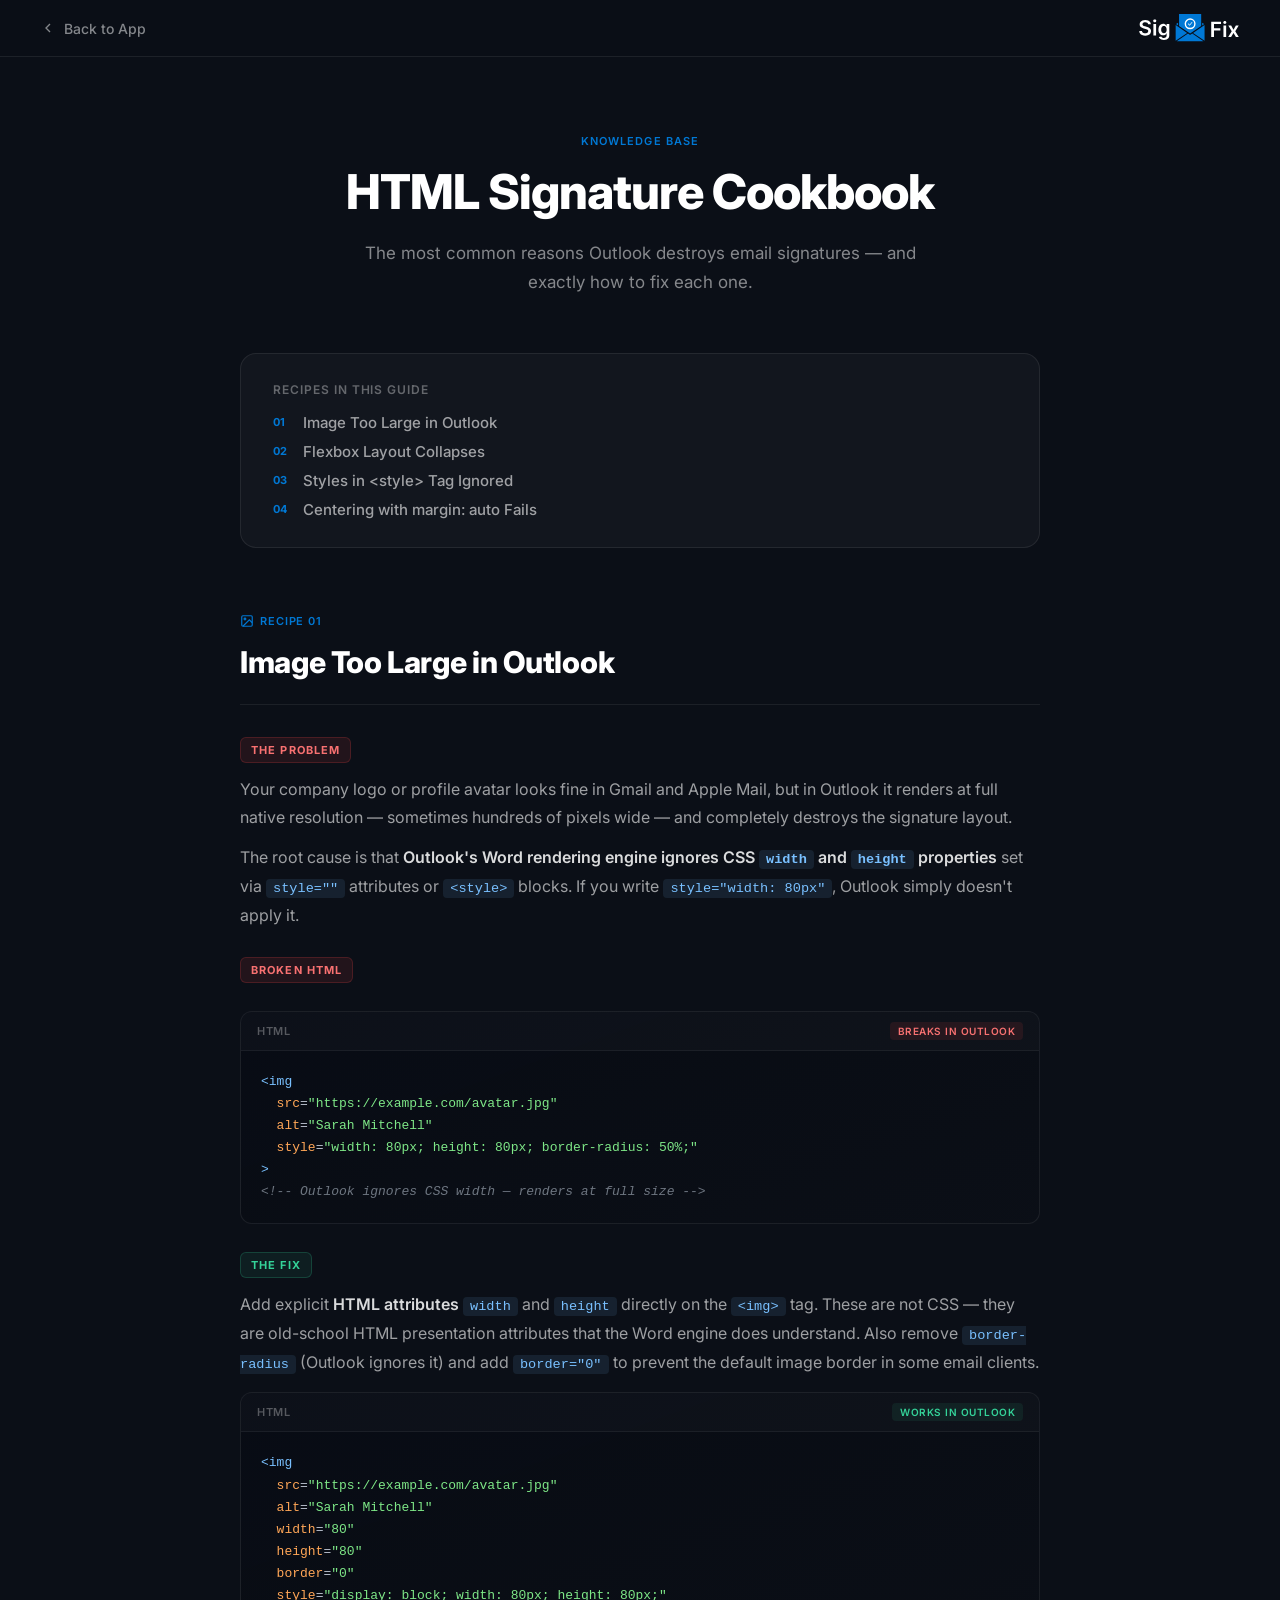
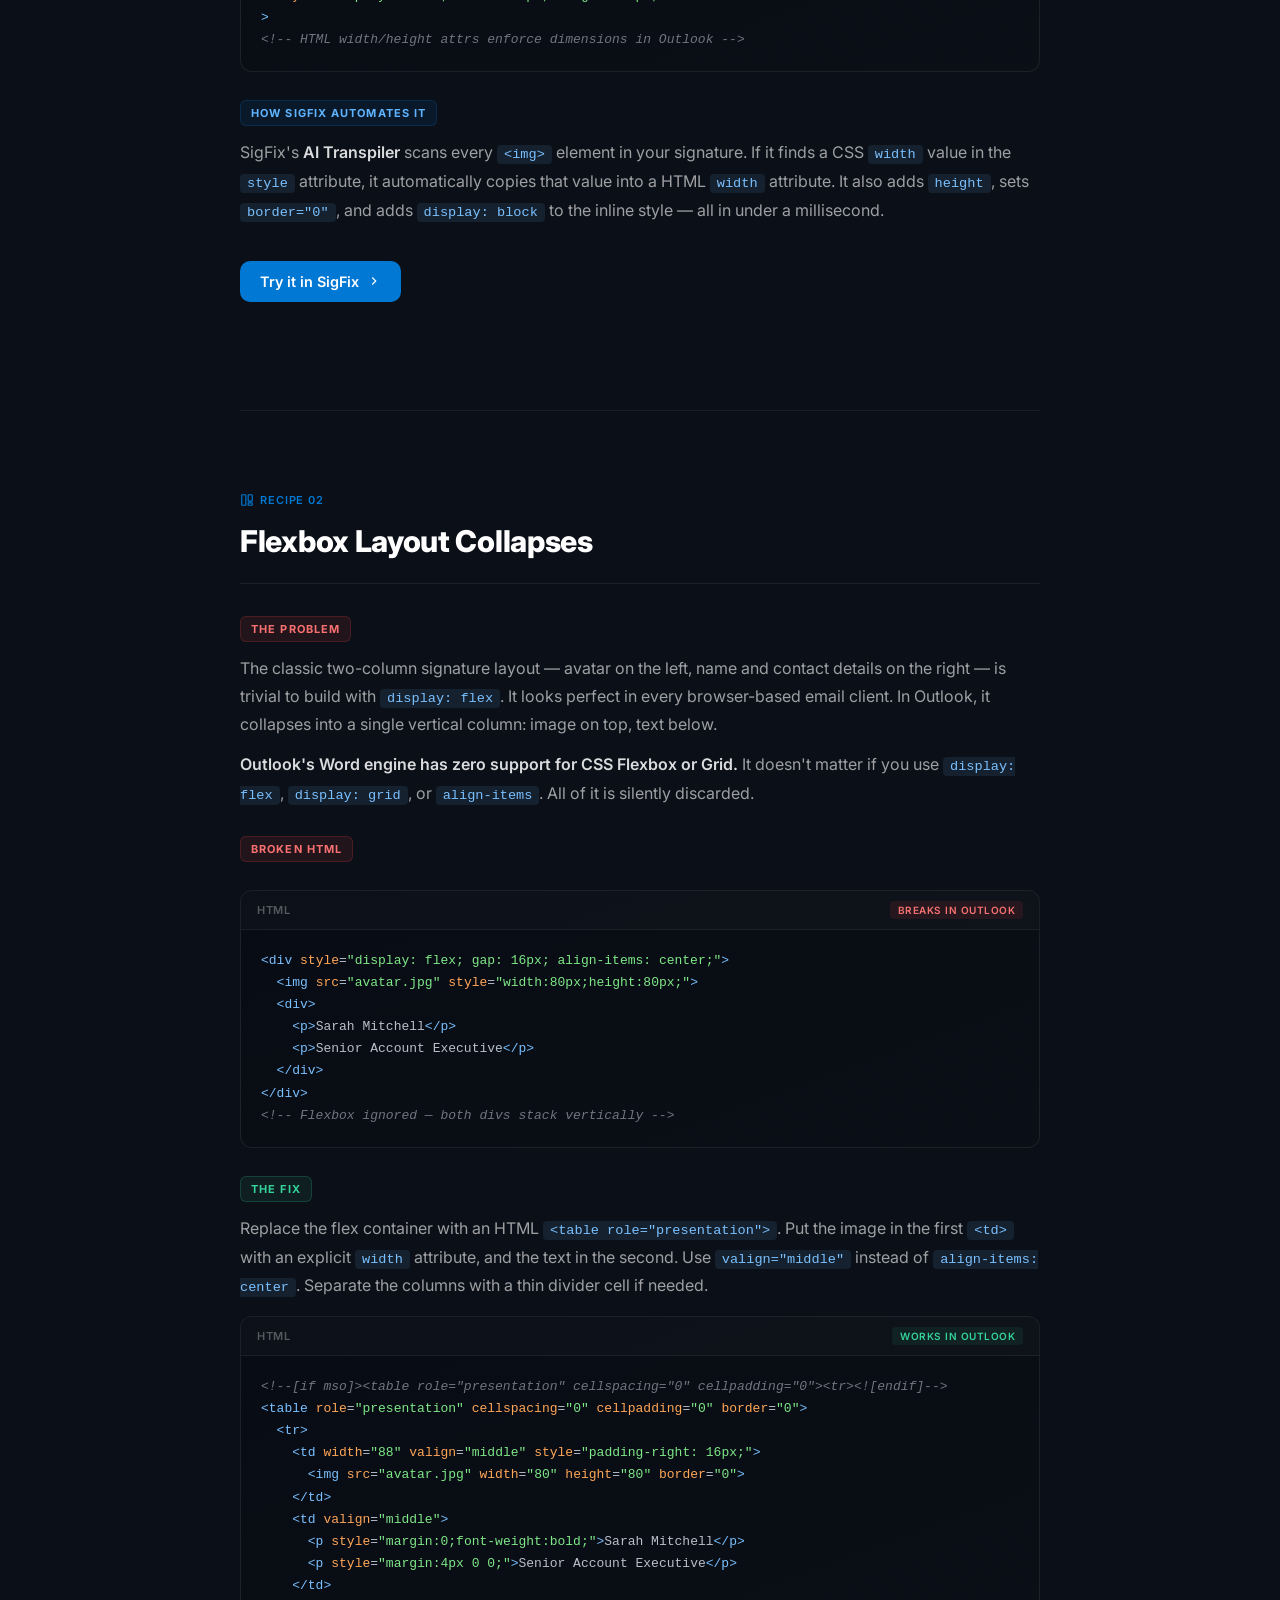
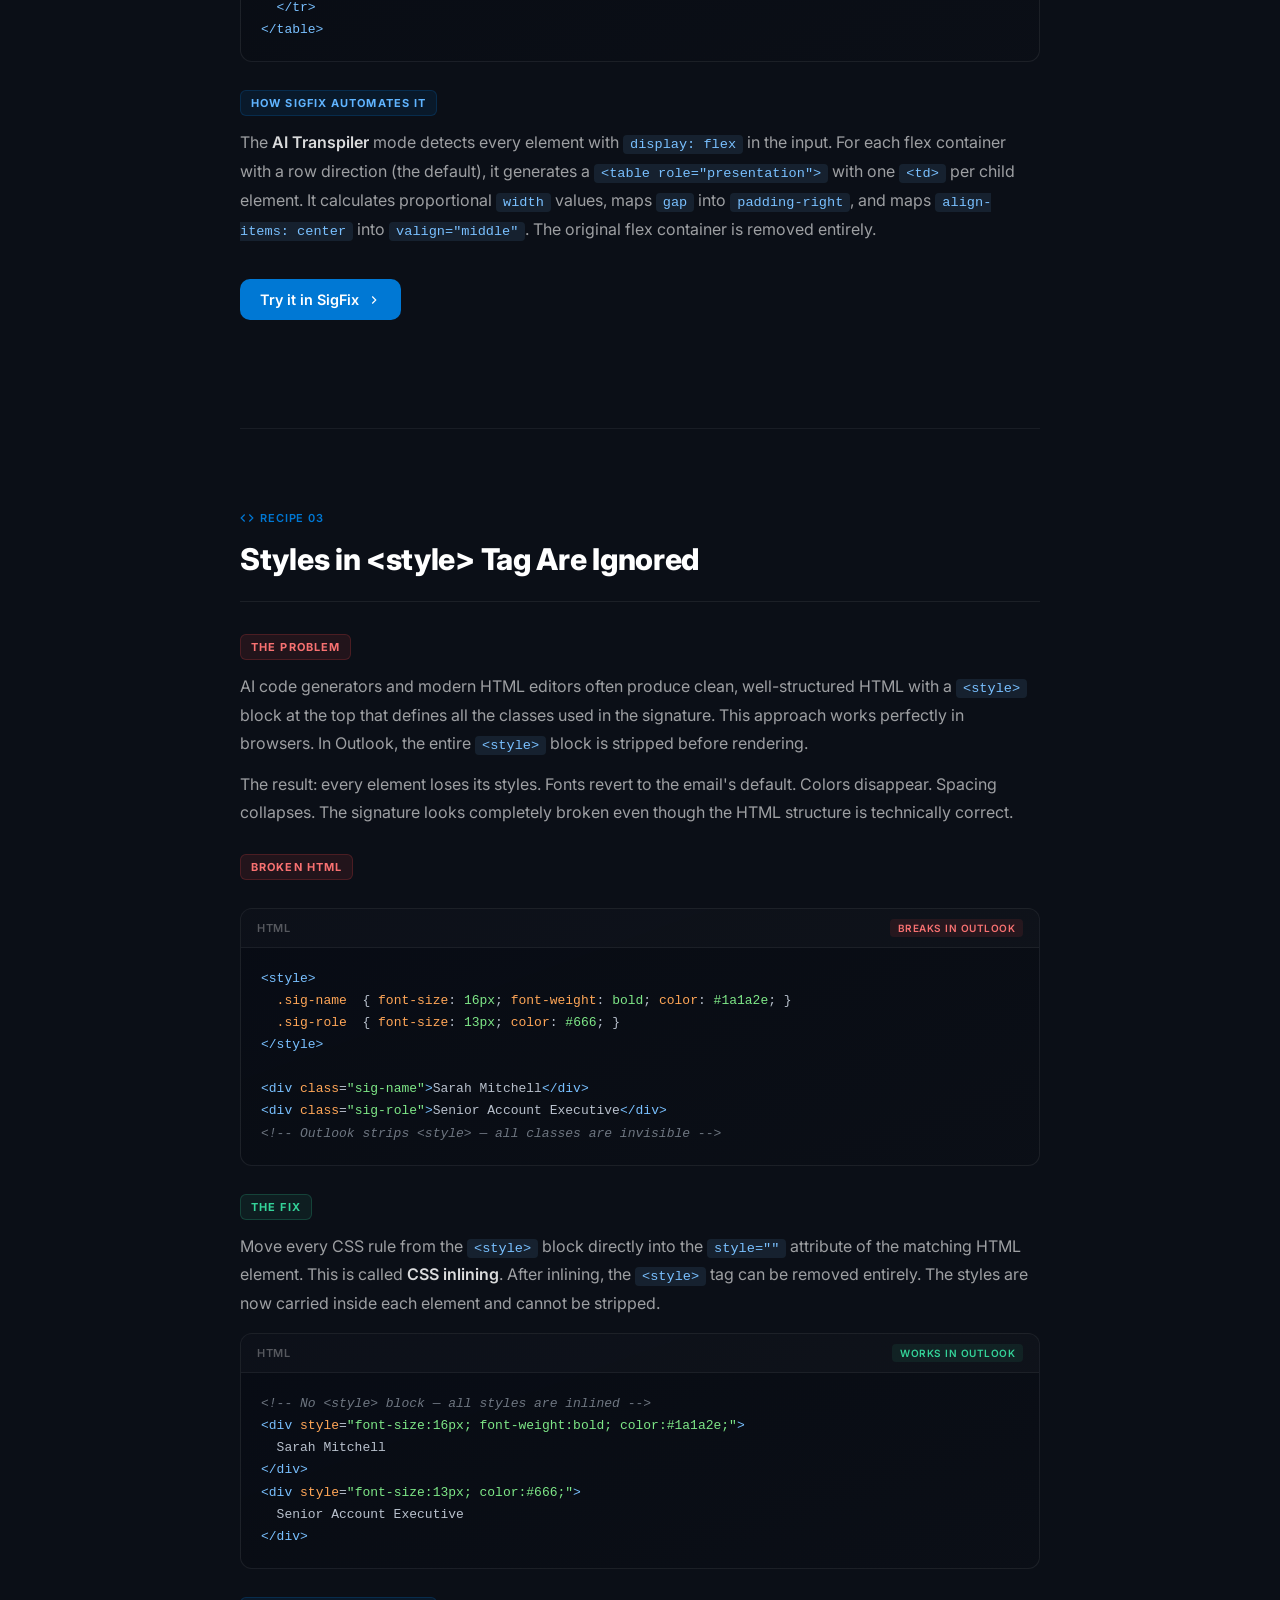
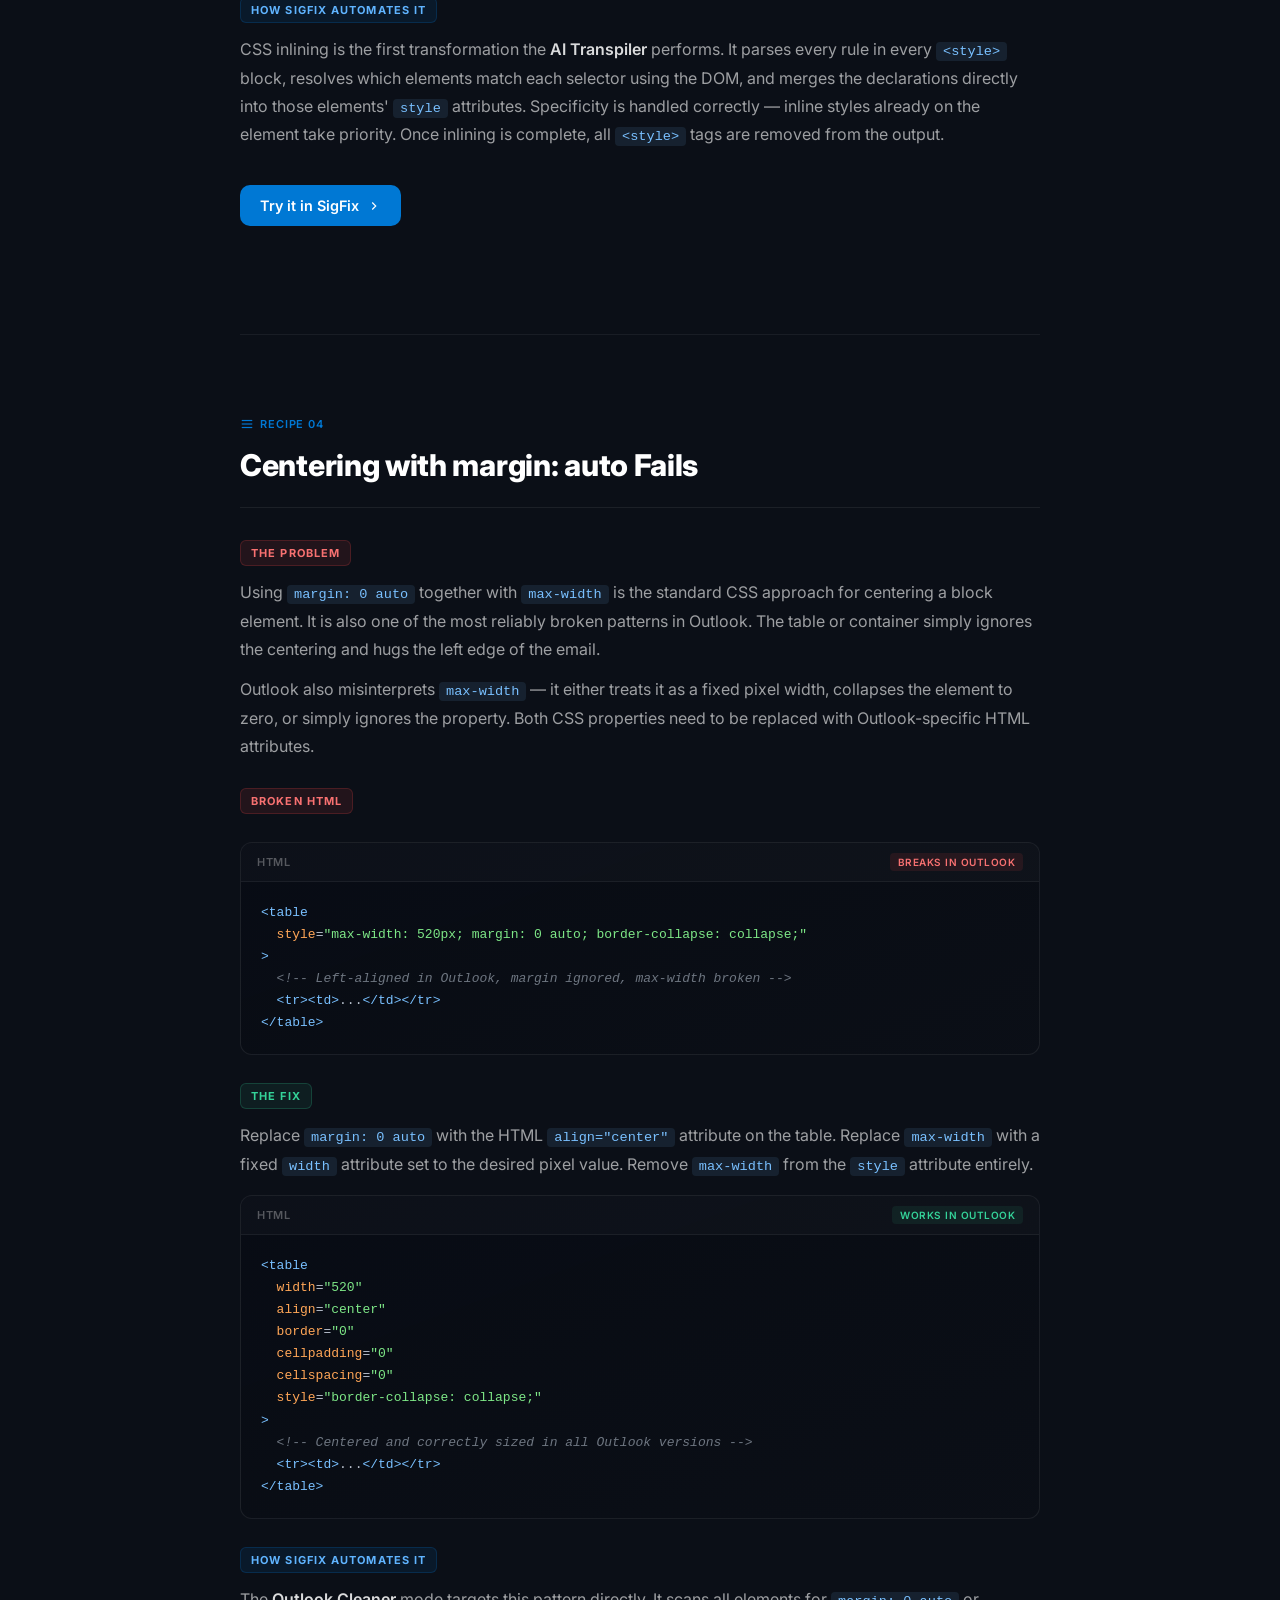
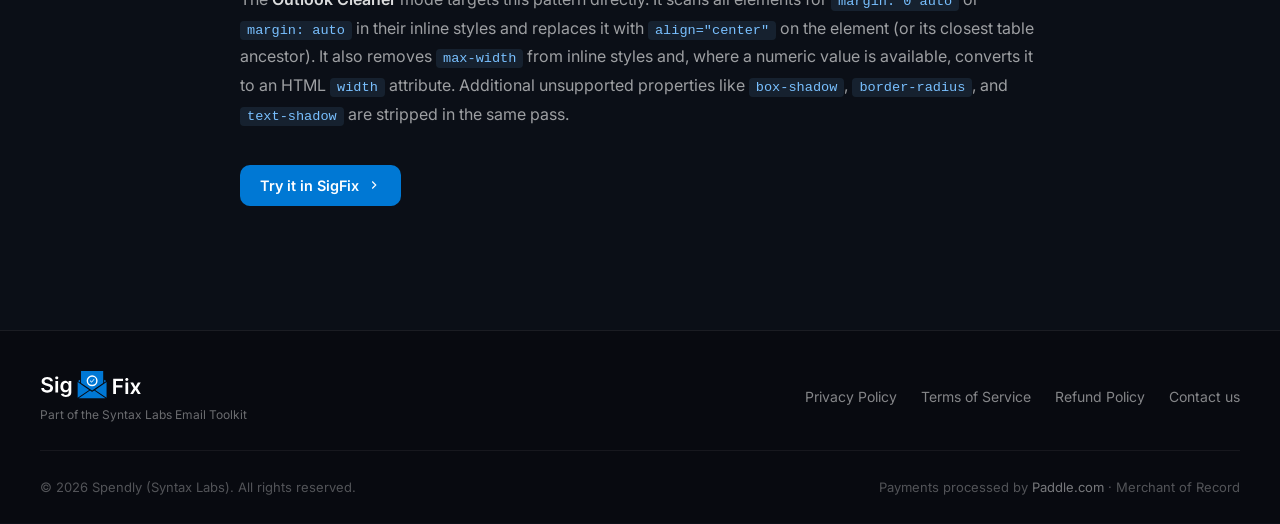
<file: cookbook.html>
<!DOCTYPE html>
<html lang="en">
<head>
    <meta charset="UTF-8">
    <meta name="viewport" content="width=device-width, initial-scale=1.0">
    <title>Outlook HTML Signature Cookbook — SigFix Guides</title>
    <meta name="description" content="Step-by-step guides to fix Outlook signature bugs: oversized images, broken Flexbox, ignored CSS styles, and centering issues. Free recipes from SigFix.">
    <link rel="canonical" href="https://sigfix.syntaxlabs.io/cookbook">
    <link rel="icon" href="/favicon.svg" type="image/svg+xml">
    <meta property="og:type" content="website">
    <meta property="og:site_name" content="SigFix">
    <meta property="og:title" content="Outlook HTML Signature Cookbook — SigFix Guides">
    <meta property="og:description" content="Step-by-step guides to fix Outlook signature bugs: oversized images, broken Flexbox, ignored CSS styles, and centering issues. Free recipes from SigFix.">
    <meta property="og:image" content="https://sigfix.syntaxlabs.io/open-graph.png">
    <meta property="og:url" content="https://sigfix.syntaxlabs.io/cookbook">
    <meta name="twitter:card" content="summary_large_image">
    <meta name="twitter:title" content="Outlook HTML Signature Cookbook — SigFix Guides">
    <meta name="twitter:description" content="Step-by-step guides to fix Outlook signature bugs: oversized images, broken Flexbox, ignored CSS styles, and centering issues. Free recipes from SigFix.">
    <meta name="twitter:image" content="https://sigfix.syntaxlabs.io/open-graph.png">

    <link rel="preconnect" href="https://fonts.googleapis.com">
    <link rel="preconnect" href="https://fonts.gstatic.com" crossorigin>
    <link href="https://fonts.googleapis.com/css2?family=Inter:wght@300;400;500;600;700&display=swap" rel="stylesheet">

    <link rel="stylesheet" href="styles.css">
    <style>
        /* ── Cookbook page-specific styles ───────────────────── */
        html { scroll-behavior: smooth; }

        body {
            font-family: 'Inter', sans-serif;
            background: #0B0F17;
            color: rgba(255,255,255,0.85);
            margin: 0;
            padding: 0;
        }

        .ck-header {
            width: 100%;
            border-bottom: 1px solid rgba(255,255,255,0.08);
            background: rgba(11,15,23,0.9);
            backdrop-filter: blur(16px);
            -webkit-backdrop-filter: blur(16px);
            position: sticky;
            top: 0;
            z-index: 100;
        }

        .ck-header__inner {
            max-width: 1200px;
            margin: 0 auto;
            padding: 14px 24px;
            display: flex;
            align-items: center;
            justify-content: space-between;
            gap: 16px;
        }

        .ck-back {
            display: inline-flex;
            align-items: center;
            gap: 8px;
            font-size: 14px;
            font-weight: 500;
            color: rgba(255,255,255,0.5);
            text-decoration: none;
            transition: color 0.2s ease;
        }

        .ck-back:hover { color: #ffffff; }

        .ck-brand {
            display: inline-flex;
            align-items: center;
            text-decoration: none;
            transition: opacity 0.2s ease;
        }

        .ck-brand:hover { opacity: 0.9; }

        .ck-brand__logo {
            display: block;
            height: 28px;
            width: auto;
        }

        /* ── Hero ─────────────────────────────────────────────── */
        .ck-hero {
            max-width: 800px;
            margin: 0 auto;
            padding: 72px 24px 56px;
            text-align: center;
        }

        .ck-hero__eyebrow {
            display: inline-block;
            font-size: 11px;
            font-weight: 600;
            letter-spacing: 0.1em;
            text-transform: uppercase;
            color: #0078D4;
            margin-bottom: 16px;
        }

        .ck-hero__title {
            font-size: clamp(2rem, 5vw, 3rem);
            font-weight: 800;
            color: #ffffff;
            line-height: 1.15;
            margin: 0 0 20px;
            letter-spacing: -0.02em;
        }

        .ck-hero__subtitle {
            font-size: 1.0625rem;
            color: rgba(255,255,255,0.5);
            line-height: 1.7;
            margin: 0;
            max-width: 560px;
            margin-left: auto;
            margin-right: auto;
        }

        /* ── TOC nav ──────────────────────────────────────────── */
        .ck-toc {
            max-width: 800px;
            margin: 0 auto 64px;
            padding: 0 24px;
        }

        .ck-toc__inner {
            background: rgba(255,255,255,0.03);
            border: 1px solid rgba(255,255,255,0.08);
            border-radius: 16px;
            padding: 28px 32px;
        }

        .ck-toc__title {
            font-size: 12px;
            font-weight: 600;
            letter-spacing: 0.08em;
            text-transform: uppercase;
            color: rgba(255,255,255,0.35);
            margin: 0 0 16px;
        }

        .ck-toc__list {
            list-style: none;
            padding: 0;
            margin: 0;
            display: flex;
            flex-direction: column;
            gap: 10px;
        }

        .ck-toc__list a {
            display: flex;
            align-items: center;
            gap: 10px;
            font-size: 0.9375rem;
            font-weight: 500;
            color: rgba(255,255,255,0.6);
            text-decoration: none;
            transition: color 0.2s ease;
        }

        .ck-toc__list a:hover { color: #60b4ff; }

        .ck-toc__num {
            font-size: 11px;
            font-weight: 700;
            color: #0078D4;
            width: 20px;
            flex-shrink: 0;
        }

        /* ── Recipes ──────────────────────────────────────────── */
        .ck-recipes {
            max-width: 800px;
            margin: 0 auto;
            padding: 0 24px 96px;
            display: flex;
            flex-direction: column;
            gap: 80px;
        }

        .ck-recipe {
            scroll-margin-top: 96px;
        }

        .ck-recipe__tag {
            display: inline-flex;
            align-items: center;
            gap: 6px;
            font-size: 11px;
            font-weight: 600;
            letter-spacing: 0.08em;
            text-transform: uppercase;
            color: #0078D4;
            margin-bottom: 16px;
        }

        .ck-recipe__title {
            font-size: clamp(1.4rem, 3vw, 1.875rem);
            font-weight: 800;
            color: #ffffff;
            line-height: 1.2;
            margin: 0 0 32px;
            letter-spacing: -0.01em;
            border-bottom: 1px solid rgba(255,255,255,0.07);
            padding-bottom: 24px;
        }

        .ck-block {
            margin-bottom: 28px;
        }

        .ck-block__label {
            font-size: 11px;
            font-weight: 700;
            letter-spacing: 0.1em;
            text-transform: uppercase;
            margin-bottom: 12px;
            padding: 5px 10px;
            border-radius: 6px;
            display: inline-block;
        }

        .ck-block__label--problem {
            color: #f87171;
            background: rgba(239,68,68,0.1);
            border: 1px solid rgba(239,68,68,0.2);
        }

        .ck-block__label--fix {
            color: #34d399;
            background: rgba(52,211,153,0.08);
            border: 1px solid rgba(52,211,153,0.2);
        }

        .ck-block__label--how {
            color: #60b4ff;
            background: rgba(0,120,212,0.1);
            border: 1px solid rgba(0,120,212,0.2);
        }

        .ck-block p {
            font-size: 1rem;
            color: rgba(255,255,255,0.6);
            line-height: 1.75;
            margin: 0 0 12px;
        }

        .ck-block p:last-child { margin-bottom: 0; }

        .ck-block strong {
            color: rgba(255,255,255,0.85);
            font-weight: 600;
        }

        .ck-block code,
        .ck-block p code {
            font-family: 'SF Mono', 'Fira Code', monospace;
            font-size: 0.85em;
            color: #79c0ff;
            background: rgba(121,192,255,0.1);
            padding: 2px 7px;
            border-radius: 4px;
        }

        /* Code blocks */
        .ck-code {
            background: linear-gradient(160deg, rgba(8,12,20,0.95), rgba(11,15,23,0.98));
            border: 1px solid rgba(255,255,255,0.08);
            border-radius: 12px;
            overflow: hidden;
            margin: 16px 0 0;
        }

        .ck-code__bar {
            display: flex;
            align-items: center;
            justify-content: space-between;
            padding: 10px 16px;
            border-bottom: 1px solid rgba(255,255,255,0.06);
            background: rgba(255,255,255,0.02);
        }

        .ck-code__lang {
            font-size: 11px;
            font-weight: 600;
            letter-spacing: 0.05em;
            color: rgba(255,255,255,0.3);
            text-transform: uppercase;
        }

        .ck-code__badge {
            font-size: 10px;
            font-weight: 600;
            letter-spacing: 0.05em;
            text-transform: uppercase;
            padding: 3px 8px;
            border-radius: 4px;
        }

        .ck-code__badge--bad {
            color: #f87171;
            background: rgba(239,68,68,0.1);
        }

        .ck-code__badge--good {
            color: #34d399;
            background: rgba(52,211,153,0.08);
        }

        .ck-code pre {
            margin: 0;
            padding: 20px 20px;
            font-family: 'SF Mono', 'Fira Code', monospace;
            font-size: 13px;
            line-height: 1.7;
            color: #b8c0cc;
            overflow-x: auto;
            white-space: pre;
        }

        .ck-code .t-tag   { color: #79c0ff; font-weight: 500; }
        .ck-code .t-attr  { color: #ffa657; }
        .ck-code .t-val   { color: #7ee787; }
        .ck-code .t-cmt   { color: #6e7681; font-style: italic; }
        .ck-code .t-prop  { color: #ffa657; }
        .ck-code .t-num   { color: #79c0ff; }

        /* Divider */
        .ck-divider {
            border: none;
            border-top: 1px solid rgba(255,255,255,0.06);
            margin: 0;
        }

        /* CTA inside recipe */
        .ck-recipe__cta {
            display: inline-flex;
            align-items: center;
            gap: 8px;
            margin-top: 24px;
            padding: 12px 20px;
            background: #0078D4;
            color: #ffffff;
            font-size: 0.9rem;
            font-weight: 600;
            border-radius: 10px;
            text-decoration: none;
            transition: background 0.2s ease, transform 0.15s ease;
        }

        .ck-recipe__cta:hover {
            background: #106EBE;
            transform: translateY(-1px);
        }

        /* ── Footer ───────────────────────────────────────────── */
    </style>
</head>
<body>

    <!-- Header -->
    <header class="ck-header">
        <div class="ck-header__inner">
            <a href="/" class="ck-back">
                <svg width="16" height="16" viewBox="0 0 24 24" fill="none" stroke="currentColor" stroke-width="2"><polyline points="15 18 9 12 15 6"/></svg>
                Back to App
            </a>
            <a href="/" class="ck-brand" aria-label="SigFix home">
                <img src="/logo/logo.svg" alt="SigFix" class="ck-brand__logo" width="167" height="46">
            </a>
        </div>
    </header>

    <!-- Hero -->
    <div class="ck-hero">
        <span class="ck-hero__eyebrow">Knowledge Base</span>
        <h1 class="ck-hero__title">HTML Signature Cookbook</h1>
        <p class="ck-hero__subtitle">The most common reasons Outlook destroys email signatures — and exactly how to fix each one.</p>
    </div>

    <!-- Table of Contents -->
    <div class="ck-toc">
        <div class="ck-toc__inner">
            <p class="ck-toc__title">Recipes in this guide</p>
            <ol class="ck-toc__list">
                <li>
                    <a href="#recipe-image">
                        <span class="ck-toc__num">01</span>
                        Image Too Large in Outlook
                    </a>
                </li>
                <li>
                    <a href="#recipe-flexbox">
                        <span class="ck-toc__num">02</span>
                        Flexbox Layout Collapses
                    </a>
                </li>
                <li>
                    <a href="#recipe-style-block">
                        <span class="ck-toc__num">03</span>
                        Styles in &lt;style&gt; Tag Ignored
                    </a>
                </li>
                <li>
                    <a href="#recipe-margin-center">
                        <span class="ck-toc__num">04</span>
                        Centering with margin: auto Fails
                    </a>
                </li>
            </ol>
        </div>
    </div>

    <!-- Recipes -->
    <div class="ck-recipes">

        <!-- ── Recipe 1: Image size ────────────────────────── -->
        <article class="ck-recipe" id="recipe-image">
            <div class="ck-recipe__tag">
                <svg width="14" height="14" viewBox="0 0 24 24" fill="none" stroke="currentColor" stroke-width="2"><rect x="3" y="3" width="18" height="18" rx="2"/><circle cx="8.5" cy="8.5" r="1.5"/><polyline points="21 15 16 10 5 21"/></svg>
                Recipe 01
            </div>
            <h2 class="ck-recipe__title">Image Too Large in Outlook</h2>

            <div class="ck-block">
                <span class="ck-block__label ck-block__label--problem">The Problem</span>
                <p>Your company logo or profile avatar looks fine in Gmail and Apple Mail, but in Outlook it renders at full native resolution — sometimes hundreds of pixels wide — and completely destroys the signature layout.</p>
                <p>The root cause is that <strong>Outlook's Word rendering engine ignores CSS <code>width</code> and <code>height</code> properties</strong> set via <code>style=""</code> attributes or <code>&lt;style&gt;</code> blocks. If you write <code>style="width: 80px"</code>, Outlook simply doesn't apply it.</p>
            </div>

            <div class="ck-block">
                <span class="ck-block__label ck-block__label--problem">Broken HTML</span>
                <div class="ck-code">
                    <div class="ck-code__bar">
                        <span class="ck-code__lang">HTML</span>
                        <span class="ck-code__badge ck-code__badge--bad">Breaks in Outlook</span>
                    </div>
                    <pre><span class="t-tag">&lt;img</span>
  <span class="t-attr">src</span>=<span class="t-val">"https://example.com/avatar.jpg"</span>
  <span class="t-attr">alt</span>=<span class="t-val">"Sarah Mitchell"</span>
  <span class="t-attr">style</span>=<span class="t-val">"width: 80px; height: 80px; border-radius: 50%;"</span>
<span class="t-tag">&gt;</span>
<span class="t-cmt">&lt;!-- Outlook ignores CSS width — renders at full size --&gt;</span></pre>
                </div>
            </div>

            <div class="ck-block">
                <span class="ck-block__label ck-block__label--fix">The Fix</span>
                <p>Add explicit <strong>HTML attributes</strong> <code>width</code> and <code>height</code> directly on the <code>&lt;img&gt;</code> tag. These are not CSS — they are old-school HTML presentation attributes that the Word engine does understand. Also remove <code>border-radius</code> (Outlook ignores it) and add <code>border="0"</code> to prevent the default image border in some email clients.</p>
                <div class="ck-code">
                    <div class="ck-code__bar">
                        <span class="ck-code__lang">HTML</span>
                        <span class="ck-code__badge ck-code__badge--good">Works in Outlook</span>
                    </div>
                    <pre><span class="t-tag">&lt;img</span>
  <span class="t-attr">src</span>=<span class="t-val">"https://example.com/avatar.jpg"</span>
  <span class="t-attr">alt</span>=<span class="t-val">"Sarah Mitchell"</span>
  <span class="t-attr">width</span>=<span class="t-val">"80"</span>
  <span class="t-attr">height</span>=<span class="t-val">"80"</span>
  <span class="t-attr">border</span>=<span class="t-val">"0"</span>
  <span class="t-attr">style</span>=<span class="t-val">"display: block; width: 80px; height: 80px;"</span>
<span class="t-tag">&gt;</span>
<span class="t-cmt">&lt;!-- HTML width/height attrs enforce dimensions in Outlook --&gt;</span></pre>
                </div>
            </div>

            <div class="ck-block">
                <span class="ck-block__label ck-block__label--how">How SigFix Automates It</span>
                <p>SigFix's <strong>AI Transpiler</strong> scans every <code>&lt;img&gt;</code> element in your signature. If it finds a CSS <code>width</code> value in the <code>style</code> attribute, it automatically copies that value into a HTML <code>width</code> attribute. It also adds <code>height</code>, sets <code>border="0"</code>, and adds <code>display: block</code> to the inline style — all in under a millisecond.</p>
                <a href="/" class="ck-recipe__cta">
                    Try it in SigFix
                    <svg width="14" height="14" viewBox="0 0 24 24" fill="none" stroke="currentColor" stroke-width="2"><polyline points="9 18 15 12 9 6"/></svg>
                </a>
            </div>
        </article>

        <hr class="ck-divider">

        <!-- ── Recipe 2: Flexbox ───────────────────────────── -->
        <article class="ck-recipe" id="recipe-flexbox">
            <div class="ck-recipe__tag">
                <svg width="14" height="14" viewBox="0 0 24 24" fill="none" stroke="currentColor" stroke-width="2"><rect x="3" y="3" width="7" height="18" rx="1"/><rect x="14" y="3" width="7" height="11" rx="1"/><rect x="14" y="17" width="7" height="4" rx="1"/></svg>
                Recipe 02
            </div>
            <h2 class="ck-recipe__title">Flexbox Layout Collapses</h2>

            <div class="ck-block">
                <span class="ck-block__label ck-block__label--problem">The Problem</span>
                <p>The classic two-column signature layout — avatar on the left, name and contact details on the right — is trivial to build with <code>display: flex</code>. It looks perfect in every browser-based email client. In Outlook, it collapses into a single vertical column: image on top, text below.</p>
                <p><strong>Outlook's Word engine has zero support for CSS Flexbox or Grid.</strong> It doesn't matter if you use <code>display: flex</code>, <code>display: grid</code>, or <code>align-items</code>. All of it is silently discarded.</p>
            </div>

            <div class="ck-block">
                <span class="ck-block__label ck-block__label--problem">Broken HTML</span>
                <div class="ck-code">
                    <div class="ck-code__bar">
                        <span class="ck-code__lang">HTML</span>
                        <span class="ck-code__badge ck-code__badge--bad">Breaks in Outlook</span>
                    </div>
                    <pre><span class="t-tag">&lt;div</span> <span class="t-attr">style</span>=<span class="t-val">"display: flex; gap: 16px; align-items: center;"</span><span class="t-tag">&gt;</span>
  <span class="t-tag">&lt;img</span> <span class="t-attr">src</span>=<span class="t-val">"avatar.jpg"</span> <span class="t-attr">style</span>=<span class="t-val">"width:80px;height:80px;"</span><span class="t-tag">&gt;</span>
  <span class="t-tag">&lt;div&gt;</span>
    <span class="t-tag">&lt;p&gt;</span>Sarah Mitchell<span class="t-tag">&lt;/p&gt;</span>
    <span class="t-tag">&lt;p&gt;</span>Senior Account Executive<span class="t-tag">&lt;/p&gt;</span>
  <span class="t-tag">&lt;/div&gt;</span>
<span class="t-tag">&lt;/div&gt;</span>
<span class="t-cmt">&lt;!-- Flexbox ignored — both divs stack vertically --&gt;</span></pre>
                </div>
            </div>

            <div class="ck-block">
                <span class="ck-block__label ck-block__label--fix">The Fix</span>
                <p>Replace the flex container with an HTML <code>&lt;table role="presentation"&gt;</code>. Put the image in the first <code>&lt;td&gt;</code> with an explicit <code>width</code> attribute, and the text in the second. Use <code>valign="middle"</code> instead of <code>align-items: center</code>. Separate the columns with a thin divider cell if needed.</p>
                <div class="ck-code">
                    <div class="ck-code__bar">
                        <span class="ck-code__lang">HTML</span>
                        <span class="ck-code__badge ck-code__badge--good">Works in Outlook</span>
                    </div>
                    <pre><span class="t-cmt">&lt;!--[if mso]&gt;&lt;table role="presentation" cellspacing="0" cellpadding="0"&gt;&lt;tr&gt;&lt;![endif]--&gt;</span>
<span class="t-tag">&lt;table</span> <span class="t-attr">role</span>=<span class="t-val">"presentation"</span> <span class="t-attr">cellspacing</span>=<span class="t-val">"0"</span> <span class="t-attr">cellpadding</span>=<span class="t-val">"0"</span> <span class="t-attr">border</span>=<span class="t-val">"0"</span><span class="t-tag">&gt;</span>
  <span class="t-tag">&lt;tr&gt;</span>
    <span class="t-tag">&lt;td</span> <span class="t-attr">width</span>=<span class="t-val">"88"</span> <span class="t-attr">valign</span>=<span class="t-val">"middle"</span> <span class="t-attr">style</span>=<span class="t-val">"padding-right: 16px;"</span><span class="t-tag">&gt;</span>
      <span class="t-tag">&lt;img</span> <span class="t-attr">src</span>=<span class="t-val">"avatar.jpg"</span> <span class="t-attr">width</span>=<span class="t-val">"80"</span> <span class="t-attr">height</span>=<span class="t-val">"80"</span> <span class="t-attr">border</span>=<span class="t-val">"0"</span><span class="t-tag">&gt;</span>
    <span class="t-tag">&lt;/td&gt;</span>
    <span class="t-tag">&lt;td</span> <span class="t-attr">valign</span>=<span class="t-val">"middle"</span><span class="t-tag">&gt;</span>
      <span class="t-tag">&lt;p</span> <span class="t-attr">style</span>=<span class="t-val">"margin:0;font-weight:bold;"</span><span class="t-tag">&gt;</span>Sarah Mitchell<span class="t-tag">&lt;/p&gt;</span>
      <span class="t-tag">&lt;p</span> <span class="t-attr">style</span>=<span class="t-val">"margin:4px 0 0;"</span><span class="t-tag">&gt;</span>Senior Account Executive<span class="t-tag">&lt;/p&gt;</span>
    <span class="t-tag">&lt;/td&gt;</span>
  <span class="t-tag">&lt;/tr&gt;</span>
<span class="t-tag">&lt;/table&gt;</span></pre>
                </div>
            </div>

            <div class="ck-block">
                <span class="ck-block__label ck-block__label--how">How SigFix Automates It</span>
                <p>The <strong>AI Transpiler</strong> mode detects every element with <code>display: flex</code> in the input. For each flex container with a row direction (the default), it generates a <code>&lt;table role="presentation"&gt;</code> with one <code>&lt;td&gt;</code> per child element. It calculates proportional <code>width</code> values, maps <code>gap</code> into <code>padding-right</code>, and maps <code>align-items: center</code> into <code>valign="middle"</code>. The original flex container is removed entirely.</p>
                <a href="/" class="ck-recipe__cta">
                    Try it in SigFix
                    <svg width="14" height="14" viewBox="0 0 24 24" fill="none" stroke="currentColor" stroke-width="2"><polyline points="9 18 15 12 9 6"/></svg>
                </a>
            </div>
        </article>

        <hr class="ck-divider">

        <!-- ── Recipe 3: Style block ───────────────────────── -->
        <article class="ck-recipe" id="recipe-style-block">
            <div class="ck-recipe__tag">
                <svg width="14" height="14" viewBox="0 0 24 24" fill="none" stroke="currentColor" stroke-width="2"><polyline points="16 18 22 12 16 6"/><polyline points="8 6 2 12 8 18"/></svg>
                Recipe 03
            </div>
            <h2 class="ck-recipe__title">Styles in &lt;style&gt; Tag Are Ignored</h2>

            <div class="ck-block">
                <span class="ck-block__label ck-block__label--problem">The Problem</span>
                <p>AI code generators and modern HTML editors often produce clean, well-structured HTML with a <code>&lt;style&gt;</code> block at the top that defines all the classes used in the signature. This approach works perfectly in browsers. In Outlook, the entire <code>&lt;style&gt;</code> block is stripped before rendering.</p>
                <p>The result: every element loses its styles. Fonts revert to the email's default. Colors disappear. Spacing collapses. The signature looks completely broken even though the HTML structure is technically correct.</p>
            </div>

            <div class="ck-block">
                <span class="ck-block__label ck-block__label--problem">Broken HTML</span>
                <div class="ck-code">
                    <div class="ck-code__bar">
                        <span class="ck-code__lang">HTML</span>
                        <span class="ck-code__badge ck-code__badge--bad">Breaks in Outlook</span>
                    </div>
                    <pre><span class="t-tag">&lt;style&gt;</span>
  <span class="t-prop">.sig-name</span>  { <span class="t-attr">font-size</span>: <span class="t-val">16px</span>; <span class="t-attr">font-weight</span>: <span class="t-val">bold</span>; <span class="t-attr">color</span>: <span class="t-val">#1a1a2e</span>; }
  <span class="t-prop">.sig-role</span>  { <span class="t-attr">font-size</span>: <span class="t-val">13px</span>; <span class="t-attr">color</span>: <span class="t-val">#666</span>; }
<span class="t-tag">&lt;/style&gt;</span>

<span class="t-tag">&lt;div</span> <span class="t-attr">class</span>=<span class="t-val">"sig-name"</span><span class="t-tag">&gt;</span>Sarah Mitchell<span class="t-tag">&lt;/div&gt;</span>
<span class="t-tag">&lt;div</span> <span class="t-attr">class</span>=<span class="t-val">"sig-role"</span><span class="t-tag">&gt;</span>Senior Account Executive<span class="t-tag">&lt;/div&gt;</span>
<span class="t-cmt">&lt;!-- Outlook strips &lt;style&gt; — all classes are invisible --&gt;</span></pre>
                </div>
            </div>

            <div class="ck-block">
                <span class="ck-block__label ck-block__label--fix">The Fix</span>
                <p>Move every CSS rule from the <code>&lt;style&gt;</code> block directly into the <code>style=""</code> attribute of the matching HTML element. This is called <strong>CSS inlining</strong>. After inlining, the <code>&lt;style&gt;</code> tag can be removed entirely. The styles are now carried inside each element and cannot be stripped.</p>
                <div class="ck-code">
                    <div class="ck-code__bar">
                        <span class="ck-code__lang">HTML</span>
                        <span class="ck-code__badge ck-code__badge--good">Works in Outlook</span>
                    </div>
                    <pre><span class="t-cmt">&lt;!-- No &lt;style&gt; block — all styles are inlined --&gt;</span>
<span class="t-tag">&lt;div</span> <span class="t-attr">style</span>=<span class="t-val">"font-size:16px; font-weight:bold; color:#1a1a2e;"</span><span class="t-tag">&gt;</span>
  Sarah Mitchell
<span class="t-tag">&lt;/div&gt;</span>
<span class="t-tag">&lt;div</span> <span class="t-attr">style</span>=<span class="t-val">"font-size:13px; color:#666;"</span><span class="t-tag">&gt;</span>
  Senior Account Executive
<span class="t-tag">&lt;/div&gt;</span></pre>
                </div>
            </div>

            <div class="ck-block">
                <span class="ck-block__label ck-block__label--how">How SigFix Automates It</span>
                <p>CSS inlining is the first transformation the <strong>AI Transpiler</strong> performs. It parses every rule in every <code>&lt;style&gt;</code> block, resolves which elements match each selector using the DOM, and merges the declarations directly into those elements' <code>style</code> attributes. Specificity is handled correctly — inline styles already on the element take priority. Once inlining is complete, all <code>&lt;style&gt;</code> tags are removed from the output.</p>
                <a href="/" class="ck-recipe__cta">
                    Try it in SigFix
                    <svg width="14" height="14" viewBox="0 0 24 24" fill="none" stroke="currentColor" stroke-width="2"><polyline points="9 18 15 12 9 6"/></svg>
                </a>
            </div>
        </article>

        <hr class="ck-divider">

        <!-- ── Recipe 4: Centering ─────────────────────────── -->
        <article class="ck-recipe" id="recipe-margin-center">
            <div class="ck-recipe__tag">
                <svg width="14" height="14" viewBox="0 0 24 24" fill="none" stroke="currentColor" stroke-width="2"><line x1="3" y1="12" x2="21" y2="12"/><line x1="3" y1="6" x2="21" y2="6"/><line x1="3" y1="18" x2="21" y2="18"/></svg>
                Recipe 04
            </div>
            <h2 class="ck-recipe__title">Centering with margin: auto Fails</h2>

            <div class="ck-block">
                <span class="ck-block__label ck-block__label--problem">The Problem</span>
                <p>Using <code>margin: 0 auto</code> together with <code>max-width</code> is the standard CSS approach for centering a block element. It is also one of the most reliably broken patterns in Outlook. The table or container simply ignores the centering and hugs the left edge of the email.</p>
                <p>Outlook also misinterprets <code>max-width</code> — it either treats it as a fixed pixel width, collapses the element to zero, or simply ignores the property. Both CSS properties need to be replaced with Outlook-specific HTML attributes.</p>
            </div>

            <div class="ck-block">
                <span class="ck-block__label ck-block__label--problem">Broken HTML</span>
                <div class="ck-code">
                    <div class="ck-code__bar">
                        <span class="ck-code__lang">HTML</span>
                        <span class="ck-code__badge ck-code__badge--bad">Breaks in Outlook</span>
                    </div>
                    <pre><span class="t-tag">&lt;table</span>
  <span class="t-attr">style</span>=<span class="t-val">"max-width: 520px; margin: 0 auto; border-collapse: collapse;"</span>
<span class="t-tag">&gt;</span>
  <span class="t-cmt">&lt;!-- Left-aligned in Outlook, margin ignored, max-width broken --&gt;</span>
  <span class="t-tag">&lt;tr&gt;</span><span class="t-tag">&lt;td&gt;</span>...<span class="t-tag">&lt;/td&gt;&lt;/tr&gt;</span>
<span class="t-tag">&lt;/table&gt;</span></pre>
                </div>
            </div>

            <div class="ck-block">
                <span class="ck-block__label ck-block__label--fix">The Fix</span>
                <p>Replace <code>margin: 0 auto</code> with the HTML <code>align="center"</code> attribute on the table. Replace <code>max-width</code> with a fixed <code>width</code> attribute set to the desired pixel value. Remove <code>max-width</code> from the <code>style</code> attribute entirely.</p>
                <div class="ck-code">
                    <div class="ck-code__bar">
                        <span class="ck-code__lang">HTML</span>
                        <span class="ck-code__badge ck-code__badge--good">Works in Outlook</span>
                    </div>
                    <pre><span class="t-tag">&lt;table</span>
  <span class="t-attr">width</span>=<span class="t-val">"520"</span>
  <span class="t-attr">align</span>=<span class="t-val">"center"</span>
  <span class="t-attr">border</span>=<span class="t-val">"0"</span>
  <span class="t-attr">cellpadding</span>=<span class="t-val">"0"</span>
  <span class="t-attr">cellspacing</span>=<span class="t-val">"0"</span>
  <span class="t-attr">style</span>=<span class="t-val">"border-collapse: collapse;"</span>
<span class="t-tag">&gt;</span>
  <span class="t-cmt">&lt;!-- Centered and correctly sized in all Outlook versions --&gt;</span>
  <span class="t-tag">&lt;tr&gt;</span><span class="t-tag">&lt;td&gt;</span>...<span class="t-tag">&lt;/td&gt;&lt;/tr&gt;</span>
<span class="t-tag">&lt;/table&gt;</span></pre>
                </div>
            </div>

            <div class="ck-block">
                <span class="ck-block__label ck-block__label--how">How SigFix Automates It</span>
                <p>The <strong>Outlook Cleaner</strong> mode targets this pattern directly. It scans all elements for <code>margin: 0 auto</code> or <code>margin: auto</code> in their inline styles and replaces it with <code>align="center"</code> on the element (or its closest table ancestor). It also removes <code>max-width</code> from inline styles and, where a numeric value is available, converts it to an HTML <code>width</code> attribute. Additional unsupported properties like <code>box-shadow</code>, <code>border-radius</code>, and <code>text-shadow</code> are stripped in the same pass.</p>
                <a href="/" class="ck-recipe__cta">
                    Try it in SigFix
                    <svg width="14" height="14" viewBox="0 0 24 24" fill="none" stroke="currentColor" stroke-width="2"><polyline points="9 18 15 12 9 6"/></svg>
                </a>
            </div>
        </article>

    </div><!-- /ck-recipes -->


    <!-- Footer -->
    <footer class="lp-footer">
        <div class="lp-container">
            <div class="lp-footer-top">
                <div class="lp-footer-brand">
                    <a href="/" class="lp-footer-brand-link" aria-label="SigFix home">
                        <img src="/logo/logo.svg" alt="SigFix" class="lp-footer-logo" width="167" height="46">
                    </a>
                    <p class="lp-footer-toolkit">Part of the Syntax Labs Email Toolkit</p>
                </div>
                <nav class="lp-footer-nav">
                    <a href="/privacy-policy">Privacy Policy</a>
                    <a href="/terms-and-conditions">Terms of Service</a>
                    <a href="/refund-policy">Refund Policy</a>
                    <a href="mailto:hello@syntaxlabsapp.com">Contact us</a>
                </nav>
            </div>
            <div class="lp-footer-bottom">
                <p>© 2026 Spendly (Syntax Labs). All rights reserved.</p>
                <p>Payments processed by <a href="https://paddle.com" target="_blank" rel="noopener">Paddle.com</a> · Merchant of Record</p>
            </div>
        </div>
    </footer>

</body>
</html>
</file>
<file: styles.css>
/* Smooth scrolling for anchor links */
html {
    scroll-behavior: smooth;
}

/* Shared content container (header + main) */
.app-container,
.app-shell {
    width: 100%;
    margin-left: auto;
    margin-right: auto;
}

.app-container {
    padding-left: max(1rem, env(safe-area-inset-left));
    padding-right: max(1rem, env(safe-area-inset-right));
}

.app-header__brand {
    display: inline-flex;
    align-items: center;
    flex-shrink: 0;
    text-decoration: none;
    transition: opacity 0.2s ease;
}

.app-header__brand:hover {
    opacity: 0.9;
}

.app-header__logo {
    display: block;
    height: 32px;
    width: auto;
}

/* Full-width header bar */
.app-header {
    padding-top: max(0.75rem, env(safe-area-inset-top));
}

/* Header anchor navigation */
.app-header__actions {
    flex-wrap: wrap;
}

.header-nav {
    display: flex;
    align-items: center;
    gap: 20px;
}

.header-nav__link {
    font-size: 14px;
    font-weight: 500;
    color: rgba(255, 255, 255, 0.45);
    text-decoration: none;
    transition: color 0.2s ease;
}

.header-nav__link:hover {
    color: #0078D4;
}

.header-user-block {
    display: flex;
    align-items: center;
    gap: 8px;
}

.header-user-email {
    font-size: 0.75rem;
    color: rgba(255, 255, 255, 0.7);
    font-weight: 500;
}

.header-nav__link--logout {
    font-size: 0.75rem;
    color: rgba(255, 255, 255, 0.5);
}

.header-nav__link--logout:hover {
    color: rgba(255, 255, 255, 0.8);
}

.header-user-menu {
    display: flex;
    align-items: center;
    gap: 10px;
}

.header-user-menu__avatar {
    width: 32px;
    height: 32px;
    border-radius: 50%;
    border: 1px solid rgba(255, 255, 255, 0.15);
    object-fit: cover;
    flex-shrink: 0;
}

.header-user-menu__sign-out {
    font-size: 12px;
    font-weight: 500;
    color: rgba(255, 255, 255, 0.45);
    background: none;
    border: none;
    padding: 0;
    cursor: pointer;
    text-decoration: none;
    transition: color 0.2s ease;
}

.header-user-menu__sign-out:hover {
    color: #0078D4;
}

/* Hero headline — first screen */
.hero-text-block {
    flex-shrink: 0;
    width: 100%;
    margin-left: auto;
    margin-right: auto;
    padding: 28px max(1rem, env(safe-area-inset-left)) 20px max(1rem, env(safe-area-inset-right));
    text-align: center;
}

.hero-text-block h1 {
    font-size: 24px;
    font-weight: 700;
    color: #ffffff;
    line-height: 1.25;
    margin: 0 0 4px;
    letter-spacing: -0.02em;
    text-align: center;
}

.hero-text-block p {
    font-size: 14px;
    font-weight: 400;
    color: rgba(255, 255, 255, 0.55);
    line-height: 1.45;
    margin: 0;
    text-align: center;
}

/* Copy buttons with Pro indicators */
.copy-actions button {
    position: relative;
}

.copy-actions button:not([disabled]) {
    cursor: pointer;
}

.copy-actions button[disabled] {
    opacity: 0.6;
    cursor: not-allowed;
}

/* Limit reached modal */
.limit-modal {
    position: fixed;
    top: 0;
    left: 0;
    width: 100%;
    height: 100%;
    z-index: 9999;
    display: flex;
    align-items: center;
    justify-content: center;
    opacity: 0;
    visibility: hidden;
    transition: opacity 0.3s ease, visibility 0.3s ease;
}

.limit-modal--show {
    opacity: 1;
    visibility: visible;
}

.limit-modal--closing {
    opacity: 0;
    visibility: hidden;
}

.limit-modal__backdrop {
    position: absolute;
    top: 0;
    left: 0;
    width: 100%;
    height: 100%;
    background: rgba(0, 0, 0, 0.75);
    backdrop-filter: blur(8px);
    -webkit-backdrop-filter: blur(8px);
}

.limit-modal__content {
    position: relative;
    background: linear-gradient(135deg, rgba(255, 255, 255, 0.1) 0%, rgba(255, 255, 255, 0.05) 100%);
    backdrop-filter: blur(20px);
    -webkit-backdrop-filter: blur(20px);
    border: 1px solid rgba(255, 255, 255, 0.2);
    border-radius: 20px;
    padding: 32px;
    max-width: 420px;
    margin: 20px;
    text-align: center;
    box-shadow: 0 20px 60px rgba(0, 0, 0, 0.4);
    transform: translateY(20px);
    transition: transform 0.3s ease;
}

.limit-modal--show .limit-modal__content {
    transform: translateY(0);
}

.limit-modal__icon {
    width: 56px;
    height: 56px;
    background: linear-gradient(135deg, rgba(255, 152, 0, 0.2) 0%, rgba(255, 193, 7, 0.1) 100%);
    border: 1px solid rgba(255, 152, 0, 0.3);
    border-radius: 50%;
    display: flex;
    align-items: center;
    justify-content: center;
    margin: 0 auto 20px;
    color: #ffb74d;
}

.limit-modal__title {
    font-size: 1.5rem;
    font-weight: 700;
    color: #ffffff;
    margin: 0 0 12px;
    letter-spacing: -0.02em;
}

.limit-modal__text {
    font-size: 0.875rem;
    color: rgba(255, 255, 255, 0.7);
    line-height: 1.5;
    margin: 0 0 28px;
}

.limit-modal__text strong {
    color: #ffffff;
    font-weight: 600;
}

.limit-modal__actions {
    display: flex;
    gap: 12px;
    flex-direction: column;
}

.limit-modal__btn {
    padding: 12px 24px;
    border-radius: 12px;
    font-size: 0.875rem;
    font-weight: 600;
    border: none;
    cursor: pointer;
    transition: all 0.2s ease;
    font-family: inherit;
}

.limit-modal__btn--primary {
    background: #0078D4;
    color: #ffffff;
}

.limit-modal__btn--primary:hover {
    background: #106EBE;
    transform: translateY(-1px);
}

.limit-modal__btn--secondary {
    background: transparent;
    border: 1px solid rgba(255, 255, 255, 0.2);
    color: rgba(255, 255, 255, 0.7);
}

.limit-modal__btn--secondary:hover {
    background: rgba(255, 255, 255, 0.05);
    border-color: rgba(255, 255, 255, 0.3);
    color: rgba(255, 255, 255, 0.9);
}

@media (min-width: 640px) {
    .limit-modal__actions {
        flex-direction: row;
    }
    
    .limit-modal__btn {
        flex: 1;
    }
}

/* Anchor scroll offset — keeps section titles below the sticky header */
#pricing,
#faq {
    scroll-margin-top: 80px;
}

@media (min-width: 640px) {
    .hero-text-block {
        padding-left: max(1.5rem, env(safe-area-inset-left));
        padding-right: max(1.5rem, env(safe-area-inset-right));
    }

    .hero-text-block h1 {
        font-size: 28px;
    }
}

@media (min-width: 1024px) {
    .app-container,
    .app-shell,
    .hero-text-block {
        max-width: 1200px;
    }

    .hero-text-block {
        padding-top: 24px;
        padding-bottom: 18px;
    }

    .hero-text-block h1 {
        font-size: 28px;
    }

    /* Keep the app canvas within 100dvh after the hero block */
    .app-header .app-container {
        padding-top: 0.625rem;
        padding-bottom: 0.625rem;
    }

    .app-panels .panel-input > .panel-section:first-child,
    .app-panels .panel-output > .panel-section:first-child {
        padding-top: 0.75rem !important;
    }

    .app-panels .panel-input > .panel-section:last-child,
    .app-panels .panel-output > .panel-section:last-child {
        padding-bottom: 0.75rem !important;
    }
}

/* Custom glassmorphic effects and animations */
.glass-panel {
    backdrop-filter: blur(10px);
    -webkit-backdrop-filter: blur(10px);
    background: rgba(255, 255, 255, 0.05);
    border: 1px solid rgba(255, 255, 255, 0.1);
}

/* Smooth tab indicator animation */
#tab-indicator {
    box-shadow: 0 4px 20px rgba(0, 120, 212, 0.3);
}

/* Custom scrollbar for webkit browsers */
::-webkit-scrollbar {
    width: 8px;
    height: 8px;
}

::-webkit-scrollbar-track {
    background: rgba(255, 255, 255, 0.1);
    border-radius: 4px;
}

::-webkit-scrollbar-thumb {
    background: rgba(255, 255, 255, 0.2);
    border-radius: 4px;
    transition: background 0.2s ease;
}

::-webkit-scrollbar-thumb:hover {
    background: rgba(255, 255, 255, 0.3);
}

/* Drag and drop styles */
.drag-over {
    border-color: rgba(0, 120, 212, 0.5) !important;
    background: rgba(0, 120, 212, 0.1) !important;
}

/* Button glow effect */
.btn-glow:hover {
    box-shadow: 0 0 20px rgba(0, 120, 212, 0.4);
}

/* Fade transitions */
.fade-in {
    animation: fadeIn 0.3s ease-out;
}

.fade-out {
    animation: fadeOut 0.3s ease-out;
}

@keyframes fadeIn {
    from {
        opacity: 0;
        transform: translateY(10px);
    }
    to {
        opacity: 1;
        transform: translateY(0);
    }
}

@keyframes fadeOut {
    from {
        opacity: 1;
        transform: translateY(0);
    }
    to {
        opacity: 0;
        transform: translateY(10px);
    }
}

/* Pulse animation for privacy indicator */
@keyframes pulse {
    0%, 100% {
        opacity: 1;
    }
    50% {
        opacity: 0.5;
    }
}

/* ─── Clean HTML Code panel ─────────────────────────────────────────────── */

.code-panel {
    background: linear-gradient(
        160deg,
        rgba(8, 12, 20, 0.95) 0%,
        rgba(11, 15, 23, 0.98) 100%
    );
}

.code-output,
#code-output {
    font-family: 'SF Mono', 'Monaco', 'Inconsolata', 'Fira Code', 'Cascadia Code', monospace;
    font-size: 12px;
    line-height: 1.75;
    tab-size: 2;
    color: #b8c0cc;
    margin: 0;
    padding: 1.25rem 1.5rem;
    border-radius: 0.75rem;
    border: 1px solid rgba(255, 255, 255, 0.08);
    background:
        linear-gradient(180deg, rgba(255, 255, 255, 0.03) 0%, transparent 40%),
        rgba(0, 0, 0, 0.35);
    box-shadow:
        inset 0 1px 0 rgba(255, 255, 255, 0.06),
        0 4px 24px rgba(0, 0, 0, 0.4);
}

/* Syntax highlighting tokens */
.token-tag {
    color: #79c0ff;
    font-weight: 500;
}

.token-attr {
    color: #ffa657;
}

.token-value {
    color: #7ee787;
}

.token-comment {
    color: #6e7681;
    font-style: italic;
}

/* Scrollable areas inside the right output panel */
#signature-preview,
#code-output,
#outlook-preview .overflow-y-auto {
    -webkit-overflow-scrolling: touch;
    overscroll-behavior: contain;
}

/* Selection styling */
::selection {
    background: rgba(0, 120, 212, 0.3);
    color: white;
}

::-moz-selection {
    background: rgba(0, 120, 212, 0.3);
    color: white;
}

#code-output::selection,
#code-output *::selection {
    background: rgba(0, 120, 212, 0.45);
    color: #ffffff;
}

/* Focus states for accessibility */
button:focus-visible,
textarea:focus-visible {
    outline: 2px solid rgba(0, 120, 212, 0.5);
    outline-offset: 2px;
}

/* ─── Responsive: tablet & mobile (< 1024px) ───────────────────────────── */

/* Short labels hidden on desktop */
.privacy-badge__short,
.mode-tab-label-short {
    display: none;
}

@media (max-width: 1023px) {
    body {
        overflow-y: auto;
        overflow-x: hidden;
        height: auto;
        min-height: 100dvh;
    }

    .app-layout {
        height: auto;
        min-height: 100dvh;
    }

    .app-shell {
        height: auto;
    }

    .app-panels {
        flex: none;
        overflow: visible;
    }

    .panel-input {
        min-height: 50dvh;
        flex: none;
        border-right: none;
        border-bottom: 1px solid rgba(255, 255, 255, 0.1);
    }

    .panel-output {
        min-height: 55dvh;
        flex: none;
    }
    
    .app-footer {
        padding-bottom: env(safe-area-inset-bottom);
    }
}

/* ─── Responsive: tablet portrait (< 768px) ────────────────────────────── */

@media (max-width: 767px) {
    .mode-tab-label-full {
        display: none;
    }

    .mode-tab-label-short {
        display: inline;
    }
}

/* ─── Responsive: mobile (< 640px) ─────────────────────────────────────── */

@media (max-width: 639px) {
    .privacy-badge__full {
        display: none;
    }

    .privacy-badge__short {
        display: inline;
    }

    .mode-tab {
        min-height: 44px;
    }

    .output-tab {
        min-height: 44px;
    }

    #fix-signature {
        min-height: 48px;
    }

    .copy-actions button {
        min-height: 44px;
    }

    #load-template {
        min-height: 44px;
        width: 100%;
        max-width: 220px;
    }

    .code-output,
    #code-output {
        font-size: 11px;
        padding: 0.875rem 1rem;
    }

    #outlook-preview .bg-white.p-4 {
        padding: 0.75rem;
    }

    #email-content {
        font-size: 0.8125rem;
    }
}

/* ─── Responsive: small phones (< 380px) ───────────────────────────────── */

@media (max-width: 379px) {
    .output-tab {
        font-size: 0.6875rem;
        padding-left: 0.5rem;
        padding-right: 0.5rem;
    }

    .mode-tab {
        font-size: 0.625rem;
        padding-left: 0.25rem;
        padding-right: 0.25rem;
    }
}

/* Smooth transitions for all interactive elements */
* {
    transition-property: color, background-color, border-color, opacity, transform, box-shadow;
    transition-timing-function: cubic-bezier(0.4, 0, 0.2, 1);
    transition-duration: 200ms;
}

/* Loading animation for buttons */
.loading {
    pointer-events: none;
}

/* Enhanced glassmorphic effect for panels */
.enhanced-glass {
    background: linear-gradient(135deg, rgba(255, 255, 255, 0.08), rgba(255, 255, 255, 0.02));
    backdrop-filter: blur(12px);
    -webkit-backdrop-filter: blur(12px);
    border: 1px solid rgba(255, 255, 255, 0.12);
}

/* ─── Old footer (app-footer) ───────────────────────────────────────── */

.app-footer {
    background: rgba(0, 0, 0, 0.2);
    backdrop-filter: blur(8px);
    -webkit-backdrop-filter: blur(8px);
}

.footer-links a {
    position: relative;
}

.footer-links a::after {
    content: '';
    position: absolute;
    width: 0;
    height: 1px;
    bottom: -2px;
    left: 50%;
    background-color: currentColor;
    transition: all 0.2s ease;
    transform: translateX(-50%);
}

.footer-links a:hover::after {
    width: 100%;
}


/* ═══════════════════════════════════════════════════════════════════════
   LANDING PAGE SECTIONS
   ═══════════════════════════════════════════════════════════════════════ */

/* ── Shared tokens ──────────────────────────────────────────────────── */
.landing {
    border-top: 1px solid rgba(255, 255, 255, 0.08);
}

.lp-container {
    width: 100%;
    max-width: 1200px;
    margin: 0 auto;
    padding: 0 1.5rem;
}

.lp-container--narrow {
    max-width: 780px;
}

.lp-section {
    padding: 96px 0;
}

.lp-section + .lp-section {
    border-top: 1px solid rgba(255, 255, 255, 0.06);
}

.lp-section-header {
    text-align: center;
    margin-bottom: 56px;
}

.lp-eyebrow {
    display: inline-block;
    font-size: 11px;
    font-weight: 600;
    letter-spacing: 0.1em;
    text-transform: uppercase;
    color: #0078D4;
    margin-bottom: 14px;
}

.lp-heading {
    font-size: clamp(1.75rem, 4vw, 2.75rem);
    font-weight: 700;
    line-height: 1.15;
    color: #ffffff;
    margin: 0;
}

.lp-heading--center {
    text-align: center;
}

/* ── 1. The Ugly Truth ──────────────────────────────────────────────── */
.lp-ugly-truth {
    background: linear-gradient(180deg, rgba(0, 120, 212, 0.04) 0%, transparent 100%);
}

.lp-split {
    display: grid;
    grid-template-columns: 1fr 1fr;
    gap: 64px;
    align-items: start;
}

.lp-split__lead .lp-eyebrow {
    display: block;
    margin-bottom: 16px;
}

.lp-split__body {
    padding-top: 8px;
}

.lp-split__body p {
    color: rgba(255, 255, 255, 0.65);
    line-height: 1.75;
    margin: 0 0 1.1em;
    font-size: 1rem;
}

.lp-split__body p:last-child {
    margin-bottom: 0;
}

.lp-split__body strong {
    color: rgba(255, 255, 255, 0.9);
    font-weight: 600;
}

.lp-split__body code {
    font-family: 'SF Mono', 'Fira Code', monospace;
    font-size: 0.85em;
    color: #79c0ff;
    background: rgba(121, 192, 255, 0.1);
    padding: 2px 6px;
    border-radius: 4px;
}

/* ── 2. Before / After ──────────────────────────────────────────────── */
.lp-before-after {
    background: rgba(0, 0, 0, 0.2);
}

.lp-ba-grid {
    display: grid;
    grid-template-columns: 1fr 1fr;
    gap: 24px;
}

.lp-ba-card {
    border-radius: 16px;
    overflow: hidden;
    border: 1px solid rgba(255, 255, 255, 0.1);
}

.lp-ba-card--broken {
    border-color: rgba(239, 68, 68, 0.3);
    background: rgba(239, 68, 68, 0.04);
}

.lp-ba-card--fixed {
    border-color: rgba(0, 120, 212, 0.4);
    background: rgba(0, 120, 212, 0.04);
}

.lp-ba-label {
    display: flex;
    align-items: center;
    gap: 8px;
    padding: 12px 20px;
    font-size: 13px;
    font-weight: 600;
    border-bottom: 1px solid rgba(255, 255, 255, 0.06);
}

.lp-ba-label--broken {
    color: #f87171;
    background: rgba(239, 68, 68, 0.08);
}

.lp-ba-label--fixed {
    color: #34d399;
    background: rgba(0, 120, 212, 0.08);
}

.lp-ba-preview {
    padding: 24px 20px;
    min-height: 130px;
    display: flex;
    align-items: center;
}

/* Broken preview: flexbox ignored — avatar huge, text below */
.lp-broken-sig {
    display: flex;
    flex-direction: column;
    gap: 12px;
    width: 100%;
}

.lp-broken-sig__avatar {
    width: 72px;
    height: 72px;
    border-radius: 50%;
    background: rgba(239, 68, 68, 0.25);
    border: 2px solid rgba(239, 68, 68, 0.4);
    flex-shrink: 0;
}

.lp-broken-sig__text {
    display: flex;
    flex-direction: column;
    gap: 8px;
}

.lp-broken-sig__name {
    height: 14px;
    width: 130px;
    background: rgba(239, 68, 68, 0.2);
    border-radius: 4px;
}

.lp-broken-sig__role {
    height: 10px;
    width: 100px;
    background: rgba(239, 68, 68, 0.12);
    border-radius: 4px;
}

.lp-broken-sig__link {
    height: 10px;
    width: 80px;
    background: rgba(239, 68, 68, 0.1);
    border-radius: 4px;
}

/* Fixed preview: table layout — avatar left, text right, aligned */
.lp-fixed-sig {
    display: flex;
    flex-direction: row;
    align-items: center;
    gap: 16px;
    width: 100%;
}

.lp-fixed-sig__avatar {
    width: 52px;
    height: 52px;
    border-radius: 6px;
    background: rgba(0, 120, 212, 0.3);
    border: 2px solid rgba(0, 120, 212, 0.5);
    flex-shrink: 0;
}

.lp-fixed-sig__divider {
    width: 1px;
    height: 52px;
    background: rgba(255, 255, 255, 0.12);
    flex-shrink: 0;
}

.lp-fixed-sig__text {
    display: flex;
    flex-direction: column;
    gap: 6px;
    flex: 1;
}

.lp-fixed-sig__name {
    height: 13px;
    width: 110px;
    background: rgba(52, 211, 153, 0.35);
    border-radius: 4px;
}

.lp-fixed-sig__role {
    height: 9px;
    width: 85px;
    background: rgba(52, 211, 153, 0.2);
    border-radius: 4px;
}

.lp-fixed-sig__links {
    display: flex;
    gap: 8px;
    margin-top: 2px;
}

.lp-fixed-sig__link {
    height: 9px;
    width: 60px;
    background: rgba(0, 120, 212, 0.3);
    border-radius: 4px;
}

.lp-fixed-sig__link--short {
    width: 44px;
}

/* Code snippets inside BA cards */
.lp-ba-code {
    padding: 14px 20px;
    font-family: 'SF Mono', 'Fira Code', monospace;
    font-size: 11.5px;
    line-height: 1.7;
    border-top: 1px solid rgba(255, 255, 255, 0.06);
    color: rgba(255, 255, 255, 0.45);
    background: rgba(0, 0, 0, 0.25);
}

.lp-code-dim  { color: rgba(255, 255, 255, 0.4); }
.lp-code-attr { color: #ffa657; }
.lp-code-val  { color: #7ee787; }
.lp-code-comment { color: #f87171; font-style: italic; }
.lp-code-ok      { color: #34d399; font-style: italic; }

/* ── 3. How It Works ────────────────────────────────────────────────── */
.lp-steps {
    display: grid;
    grid-template-columns: 1fr auto 1fr auto 1fr;
    gap: 0;
    align-items: stretch;
}

.lp-step {
    display: flex;
    flex-direction: column;
    height: 100%;
    background: rgba(255, 255, 255, 0.03);
    border: 1px solid rgba(255, 255, 255, 0.08);
    border-radius: 16px;
    padding: 36px 32px;
    position: relative;
    transition: background 0.2s ease, border-color 0.2s ease;
}

.lp-step:hover {
    background: rgba(255, 255, 255, 0.06);
    border-color: rgba(0, 120, 212, 0.3);
}

.lp-step__number {
    font-size: 11px;
    font-weight: 700;
    letter-spacing: 0.1em;
    color: #0078D4;
    margin-bottom: 16px;
}

.lp-step__icon {
    color: rgba(255, 255, 255, 0.7);
    margin-bottom: 20px;
}

.lp-step__title {
    font-size: 1.25rem;
    font-weight: 700;
    color: #fff;
    margin: 0 0 12px;
}

.lp-step__desc {
    flex: 1;
    font-size: 0.925rem;
    color: rgba(255, 255, 255, 0.55);
    line-height: 1.7;
    margin: 0;
}

.lp-step__connector {
    width: 48px;
    height: 1px;
    background: linear-gradient(90deg, rgba(0, 120, 212, 0.5), rgba(0, 120, 212, 0.2));
    align-self: center;
    flex-shrink: 0;
}

/* ── 4. Pricing ─────────────────────────────────────────────────────── */
.lp-pricing {
    background: linear-gradient(180deg, transparent 0%, rgba(0, 120, 212, 0.05) 50%, transparent 100%);
}

.lp-pricing-grid {
    display: grid;
    grid-template-columns: 1fr 1fr;
    gap: 24px;
    max-width: 900px;
    margin: 0 auto;
    align-items: stretch;
}

.lp-pricing-grid--two {
    max-width: 720px;
    gap: 20px;
}

/* Shared card base */
.lp-pricing-card {
    display: flex;
    flex-direction: column;
    border-radius: 24px;
    padding: 40px 36px 36px;
    text-align: center;
    position: relative;
    overflow: hidden;
}

/* ── Free Plan (subdued) ────────────────────────────────────────────── */
.lp-pricing-card--free {
    background: rgba(11, 15, 23, 0.8);
    border: 1px solid rgba(255, 255, 255, 0.1);
    box-shadow: none;
}

.lp-pricing-card--free .lp-pricing-price {
    color: rgba(255, 255, 255, 0.85);
}

.lp-pricing-card--free .lp-pricing-benefits li {
    color: rgba(255, 255, 255, 0.55);
}

.lp-pricing-badge--muted {
    background: rgba(255, 255, 255, 0.05);
    border: 1px solid rgba(255, 255, 255, 0.12);
    color: rgba(255, 255, 255, 0.5);
}

.lp-check--muted {
    color: rgba(255, 255, 255, 0.3);
}

/* ── Annual Pro (decoy) ─────────────────────────────────────────────── */
.lp-pricing-card--annual {
    background: linear-gradient(135deg, rgba(255, 255, 255, 0.05) 0%, rgba(255, 255, 255, 0.01) 100%);
    backdrop-filter: blur(20px);
    -webkit-backdrop-filter: blur(20px);
    border: 1px solid rgba(255, 255, 255, 0.1);
    box-shadow: 0 12px 32px rgba(0, 0, 0, 0.2);
}

/* ── Lifetime Access (premium) ──────────────────────────────────────── */
.lp-pricing-card--pro {
    background: linear-gradient(135deg, rgba(255, 255, 255, 0.07) 0%, rgba(255, 255, 255, 0.02) 100%);
    backdrop-filter: blur(20px);
    -webkit-backdrop-filter: blur(20px);
    border: 1px solid rgba(0, 120, 212, 0.35);
    transform: scale(1.05);
    position: relative;
    box-shadow:
        0 0 0 1px rgba(0, 120, 212, 0.1),
        0 24px 64px rgba(0, 0, 0, 0.4),
        0 0 80px rgba(0, 120, 212, 0.08),
        inset 0 1px 0 rgba(255, 255, 255, 0.1);
}

.lp-pricing-card--pro::before {
    content: '';
    position: absolute;
    top: -80px;
    left: 50%;
    transform: translateX(-50%);
    width: 300px;
    height: 200px;
    background: radial-gradient(ellipse, rgba(0, 120, 212, 0.2) 0%, transparent 70%);
    pointer-events: none;
}

.lp-pricing-card--pro .lp-pricing-cta-wrap {
    margin-top: auto;
}

.lp-pricing-cta-wrap {
    display: flex;
    align-items: center;
    gap: 10px;
}

.lp-pricing-cta-wrap .lp-pricing-cta {
    flex: 1;
    min-width: 0;
}

.lp-pro-lifetime-badge {
    flex-shrink: 0;
    display: inline-flex;
    align-items: center;
    gap: 4px;
    padding: 8px 12px;
    border-radius: 999px;
    background: linear-gradient(135deg, rgba(255, 193, 7, 0.22) 0%, rgba(255, 152, 0, 0.12) 100%);
    border: 1px solid rgba(255, 193, 7, 0.45);
    color: #ffd54f;
    font-size: 0.75rem;
    font-weight: 700;
    letter-spacing: 0.02em;
    white-space: nowrap;
    box-shadow: 0 4px 20px rgba(255, 193, 7, 0.18);
    animation: lp-pro-badge-float 3s ease-in-out infinite;
}

@keyframes lp-pro-badge-float {
    0%, 100% { transform: translateY(0); }
    50% { transform: translateY(-4px); }
}

.lp-pricing-cta--activated {
    background: linear-gradient(135deg, #1e6b32 0%, #0f4520 100%);
    border: 1px solid rgba(76, 175, 80, 0.45);
    cursor: default;
}

.lp-pricing-cta--activated:hover {
    background: linear-gradient(135deg, #1e6b32 0%, #0f4520 100%);
    transform: none;
}

.lp-pricing-cta--activated:disabled {
    opacity: 1;
    cursor: default;
}

.lp-pricing-cta--annual {
    background: rgba(255, 255, 255, 0.08);
    border: 1px solid rgba(255, 255, 255, 0.15);
    color: rgba(255, 255, 255, 0.9);
}

.lp-pricing-cta--annual:hover {
    background: rgba(255, 255, 255, 0.12);
    border-color: rgba(255, 255, 255, 0.25);
    transform: translateY(-1px);
}

.pricing-restore-link {
    margin-top: 12px;
    text-align: center;
    font-size: 0.75rem;
    color: rgba(255, 255, 255, 0.4);
}

.pricing-restore-link a {
    color: rgba(255, 255, 255, 0.6);
    text-decoration: underline;
    text-underline-offset: 2px;
    transition: color 0.2s ease;
}

.pricing-restore-link a:hover {
    color: rgba(255, 255, 255, 0.9);
}

.lp-pricing-badge {
    display: inline-block;
    background: rgba(0, 120, 212, 0.15);
    border: 1px solid rgba(0, 120, 212, 0.3);
    color: #60b4ff;
    font-size: 12px;
    font-weight: 600;
    letter-spacing: 0.05em;
    padding: 5px 14px;
    border-radius: 100px;
    margin-bottom: 28px;
}

.lp-pricing-badge--annual {
    background: rgba(255, 255, 255, 0.08);
    border: 1px solid rgba(255, 255, 255, 0.15);
    color: rgba(255, 255, 255, 0.7);
}

.lp-pricing-badge--best {
    background: linear-gradient(135deg, rgba(255, 193, 7, 0.2) 0%, rgba(255, 152, 0, 0.1) 100%);
    border: 1px solid rgba(255, 193, 7, 0.4);
    color: #ffd54f;
    display: flex;
    align-items: center;
    gap: 6px;
}

.lp-pricing-badge__icon {
    font-size: 14px;
}

.lp-pricing-description {
    font-size: 0.875rem;
    color: rgba(255, 255, 255, 0.6);
    margin: 0 0 24px;
    text-align: center;
    line-height: 1.4;
}

/* Meta block below both cards */
.lp-pricing-meta {
    max-width: 900px;
    margin: 32px auto 0;
    text-align: center;
}

.lp-pricing-price {
    font-size: 4.5rem;
    font-weight: 800;
    color: #ffffff;
    line-height: 1;
    margin-bottom: 8px;
    letter-spacing: -0.02em;
}

.lp-pricing-currency {
    font-size: 2rem;
    font-weight: 600;
    vertical-align: super;
    line-height: 1;
    color: rgba(255, 255, 255, 0.7);
}

.lp-pricing-note {
    display: block;
    font-size: 0.875rem;
    font-weight: 400;
    color: rgba(255, 255, 255, 0.45);
    margin-top: 6px;
    letter-spacing: 0;
}

.lp-pricing-benefits {
    list-style: none;
    padding: 0;
    margin: 32px 0;
    text-align: left;
    display: flex;
    flex-direction: column;
    gap: 14px;
    flex: 1;
}

.lp-pricing-benefits li {
    display: flex;
    align-items: flex-start;
    gap: 12px;
    font-size: 0.95rem;
    color: rgba(255, 255, 255, 0.8);
}

.lp-pricing-benefit-text {
    flex: 1;
    min-width: 0;
    line-height: 1.5;
}

.lp-pricing-benefit-text strong {
    font-weight: 700;
    color: #ffffff;
}

.lp-check {
    width: 18px;
    height: 18px;
    color: #34d399;
    flex-shrink: 0;
    margin-top: 2px;
}

.lp-pricing-audience {
    font-size: 0.8rem;
    color: rgba(255, 255, 255, 0.4);
    margin-bottom: 12px;
    padding-top: 0;
    border-top: none;
}

.lp-pricing-audience strong {
    color: rgba(255, 255, 255, 0.6);
    display: block;
    margin-bottom: 6px;
    font-size: 0.75rem;
    text-transform: uppercase;
    letter-spacing: 0.06em;
}

.lp-pricing-cta {
    display: block;
    width: 100%;
    background: #0078D4;
    color: #ffffff;
    font-size: 1rem;
    font-weight: 700;
    padding: 16px 24px;
    border: none;
    border-radius: 12px;
    text-decoration: none;
    font-family: inherit;
    text-align: center;
    cursor: pointer;
    transition: background 0.2s ease, transform 0.15s ease;
    letter-spacing: 0.01em;
}

.lp-pricing-cta:disabled {
    opacity: 0.7;
    cursor: wait;
    transform: none;
}

.lp-pricing-cta:hover {
    background: #106EBE;
    transform: translateY(-1px);
}

.lp-pricing-cta--outline {
    background: transparent;
    border: 1px solid rgba(255, 255, 255, 0.2);
    color: rgba(255, 255, 255, 0.6);
    margin-top: auto;
}

.lp-pricing-cta--outline:hover {
    background: rgba(255, 255, 255, 0.05);
    border-color: rgba(255, 255, 255, 0.35);
    color: rgba(255, 255, 255, 0.85);
    transform: none;
}

.lp-pricing-footer {
    font-size: 0.75rem;
    color: rgba(255, 255, 255, 0.3);
    margin: 16px 0 0;
}

/* ── 2b. Cookbook ───────────────────────────────────────────────────── */
.lp-section-subtitle {
    font-size: 1rem;
    color: rgba(255, 255, 255, 0.45);
    margin: 10px auto 0;
    max-width: 520px;
    text-align: center;
}

.cb-grid {
    display: grid;
    grid-template-columns: repeat(4, 1fr);
    gap: 20px;
}

.cb-card {
    display: flex;
    flex-direction: column;
    gap: 12px;
    padding: 28px 24px;
    background: rgba(255, 255, 255, 0.03);
    border: 1px solid rgba(255, 255, 255, 0.08);
    border-radius: 16px;
    text-decoration: none;
    color: inherit;
    transition: all 0.2s ease;
    position: relative;
    overflow: hidden;
}

.cb-card:hover {
    background: rgba(255, 255, 255, 0.06);
    border-color: rgba(0, 120, 212, 0.5);
    transform: translateY(-4px);
    box-shadow: 0 12px 32px rgba(0, 0, 0, 0.3), 0 0 0 1px rgba(0, 120, 212, 0.15);
}

.cb-card__icon {
    width: 44px;
    height: 44px;
    border-radius: 10px;
    background: rgba(0, 120, 212, 0.1);
    border: 1px solid rgba(0, 120, 212, 0.2);
    color: #60b4ff;
    display: flex;
    align-items: center;
    justify-content: center;
    flex-shrink: 0;
    transition: background 0.2s ease;
}

.cb-card:hover .cb-card__icon {
    background: rgba(0, 120, 212, 0.2);
}

.cb-card__title {
    font-size: 0.9375rem;
    font-weight: 700;
    color: rgba(255, 255, 255, 0.9);
    margin: 0;
    line-height: 1.35;
}

.cb-card__desc {
    font-size: 0.85rem;
    color: rgba(255, 255, 255, 0.45);
    line-height: 1.65;
    margin: 0;
    flex: 1;
}

.cb-card__desc code {
    font-family: 'SF Mono', 'Fira Code', monospace;
    font-size: 0.8em;
    color: #79c0ff;
    background: rgba(121, 192, 255, 0.1);
    padding: 1px 5px;
    border-radius: 3px;
}

.cb-card__cta {
    font-size: 0.8125rem;
    font-weight: 600;
    color: rgba(0, 120, 212, 0.7);
    margin-top: auto;
    transition: color 0.2s ease;
}

.cb-card:hover .cb-card__cta {
    color: #60b4ff;
}

@media (max-width: 1023px) {
    .cb-grid {
        grid-template-columns: repeat(2, 1fr);
    }
}

@media (max-width: 639px) {
    .cb-grid {
        grid-template-columns: 1fr;
    }
}

/* ── 5. Security ────────────────────────────────────────────────────── */
.lp-security {
    background: rgba(0, 0, 0, 0.15);
}

.lp-security-inner {
    max-width: 680px;
    margin: 0 auto;
    text-align: center;
}

.lp-security-icon {
    display: inline-flex;
    align-items: center;
    justify-content: center;
    width: 80px;
    height: 80px;
    border-radius: 20px;
    background: rgba(0, 120, 212, 0.12);
    border: 1px solid rgba(0, 120, 212, 0.25);
    color: #0078D4;
    margin: 0 auto 28px;
    box-shadow: 0 0 40px rgba(0, 120, 212, 0.2);
}

.lp-security-title {
    font-size: clamp(1.5rem, 3vw, 2.25rem);
    font-weight: 700;
    color: #ffffff;
    margin: 0 0 20px;
}

.lp-security-text {
    font-size: 1.0625rem;
    color: rgba(255, 255, 255, 0.6);
    line-height: 1.75;
    margin: 0 0 36px;
}

.lp-security-badges {
    display: flex;
    flex-wrap: wrap;
    gap: 12px;
    justify-content: center;
}

.lp-security-badge {
    font-size: 13px;
    font-weight: 500;
    color: rgba(255, 255, 255, 0.7);
    background: rgba(255, 255, 255, 0.05);
    border: 1px solid rgba(255, 255, 255, 0.1);
    padding: 7px 16px;
    border-radius: 100px;
}

/* ── 6. FAQ ─────────────────────────────────────────────────────────── */
.lp-accordion {
    display: flex;
    flex-direction: column;
    gap: 2px;
    width: 100%;
}

.lp-faq-item {
    width: 100%;
    border: 1px solid rgba(255, 255, 255, 0.08);
    border-radius: 12px;
    overflow: hidden;
    background: rgba(255, 255, 255, 0.02);
    transition: border-color 0.2s ease;
}

.lp-faq-item[open] {
    border-color: rgba(0, 120, 212, 0.3);
    background: rgba(0, 120, 212, 0.04);
}

.lp-faq-question {
    display: flex;
    align-items: center;
    justify-content: space-between;
    gap: 16px;
    padding: 20px 24px;
    font-size: 1rem;
    font-weight: 600;
    color: rgba(255, 255, 255, 0.9);
    cursor: pointer;
    list-style: none;
    user-select: none;
    transition: color 0.2s ease;
}

.lp-faq-question::-webkit-details-marker { display: none; }

.lp-faq-item[open] .lp-faq-question {
    color: #ffffff;
}

.lp-faq-chevron {
    color: rgba(255, 255, 255, 0.4);
    flex-shrink: 0;
    transition: transform 0.25s ease;
}

.lp-faq-item[open] .lp-faq-chevron {
    transform: rotate(180deg);
    color: #0078D4;
}

.lp-faq-answer {
    padding: 0 24px 22px;
}

.lp-faq-answer p {
    font-size: 0.9375rem;
    color: rgba(255, 255, 255, 0.55);
    line-height: 1.75;
    margin: 0;
}

.lp-faq-answer code {
    font-family: 'SF Mono', 'Fira Code', monospace;
    font-size: 0.85em;
    color: #79c0ff;
    background: rgba(121, 192, 255, 0.1);
    padding: 2px 6px;
    border-radius: 4px;
}

/* ── Footer ─────────────────────────────────────────────────────────── */
.lp-footer {
    border-top: 1px solid rgba(255, 255, 255, 0.08);
    background: rgba(0, 0, 0, 0.3);
    padding: 40px 0 28px;
}

.lp-footer-top {
    display: flex;
    align-items: center;
    justify-content: space-between;
    gap: 24px;
    margin-bottom: 28px;
    padding-bottom: 28px;
    border-bottom: 1px solid rgba(255, 255, 255, 0.06);
    flex-wrap: wrap;
}

.lp-footer-brand {
    display: flex;
    flex-direction: column;
    align-items: flex-start;
    gap: 8px;
}

.lp-footer-brand-link {
    display: inline-flex;
    text-decoration: none;
    transition: opacity 0.2s ease;
}

.lp-footer-brand-link:hover {
    opacity: 0.9;
}

.lp-footer-logo {
    display: block;
    height: 28px;
    width: auto;
}

.lp-footer-toolkit {
    font-size: 0.75rem;
    color: rgba(255, 255, 255, 0.4);
    margin: 0;
}

.lp-footer-nav {
    display: flex;
    flex-wrap: wrap;
    gap: 6px 24px;
}

.lp-footer-nav a {
    font-size: 0.875rem;
    color: rgba(255, 255, 255, 0.5);
    text-decoration: none;
    transition: color 0.2s ease;
}

.lp-footer-nav a:hover {
    color: rgba(255, 255, 255, 0.9);
}

.lp-footer-bottom {
    display: flex;
    align-items: center;
    justify-content: space-between;
    gap: 12px;
    flex-wrap: wrap;
}

.lp-footer-bottom p {
    font-size: 0.8125rem;
    color: rgba(255, 255, 255, 0.3);
    margin: 0;
}

.lp-footer-bottom a {
    color: rgba(255, 255, 255, 0.45);
    text-decoration: none;
    transition: color 0.2s ease;
}

.lp-footer-bottom a:hover {
    color: rgba(255, 255, 255, 0.7);
}

/* ── Landing responsive ─────────────────────────────────────────────── */
@media (max-width: 1023px) {
    .lp-section {
        padding: 72px 0;
    }

    .lp-steps {
        grid-template-columns: 1fr;
    }

    .lp-step__connector {
        width: 1px;
        height: 32px;
        margin: 0 0 0 60px;
        background: linear-gradient(180deg, rgba(0, 120, 212, 0.5), rgba(0, 120, 212, 0.1));
    }
}

@media (max-width: 767px) {
    .lp-section {
        padding: 56px 0;
    }

    .lp-split {
        grid-template-columns: 1fr;
        gap: 32px;
    }

    .lp-ba-grid {
        grid-template-columns: 1fr;
    }

    .lp-pricing-grid {
        grid-template-columns: 1fr;
        max-width: 480px;
    }

    .lp-pricing-grid--two {
        max-width: 480px;
    }

    .lp-pricing-card--pro {
        transform: none;
    }

    .lp-pricing-card {
        padding: 36px 28px 32px;
    }

    .lp-pricing-cta-wrap {
        flex-direction: column;
        align-items: stretch;
    }

    .lp-pro-lifetime-badge {
        align-self: flex-end;
        margin-top: -4px;
    }

    .lp-footer-top {
        flex-direction: column;
        align-items: flex-start;
    }

    .lp-footer-bottom {
        flex-direction: column;
        align-items: flex-start;
    }

    .header-user-block {
        flex-direction: column;
        align-items: flex-end;
        gap: 4px;
    }

    .header-user-email {
        font-size: 0.7rem;
        max-width: 120px;
        overflow: hidden;
        text-overflow: ellipsis;
        white-space: nowrap;
    }
}
</file>
